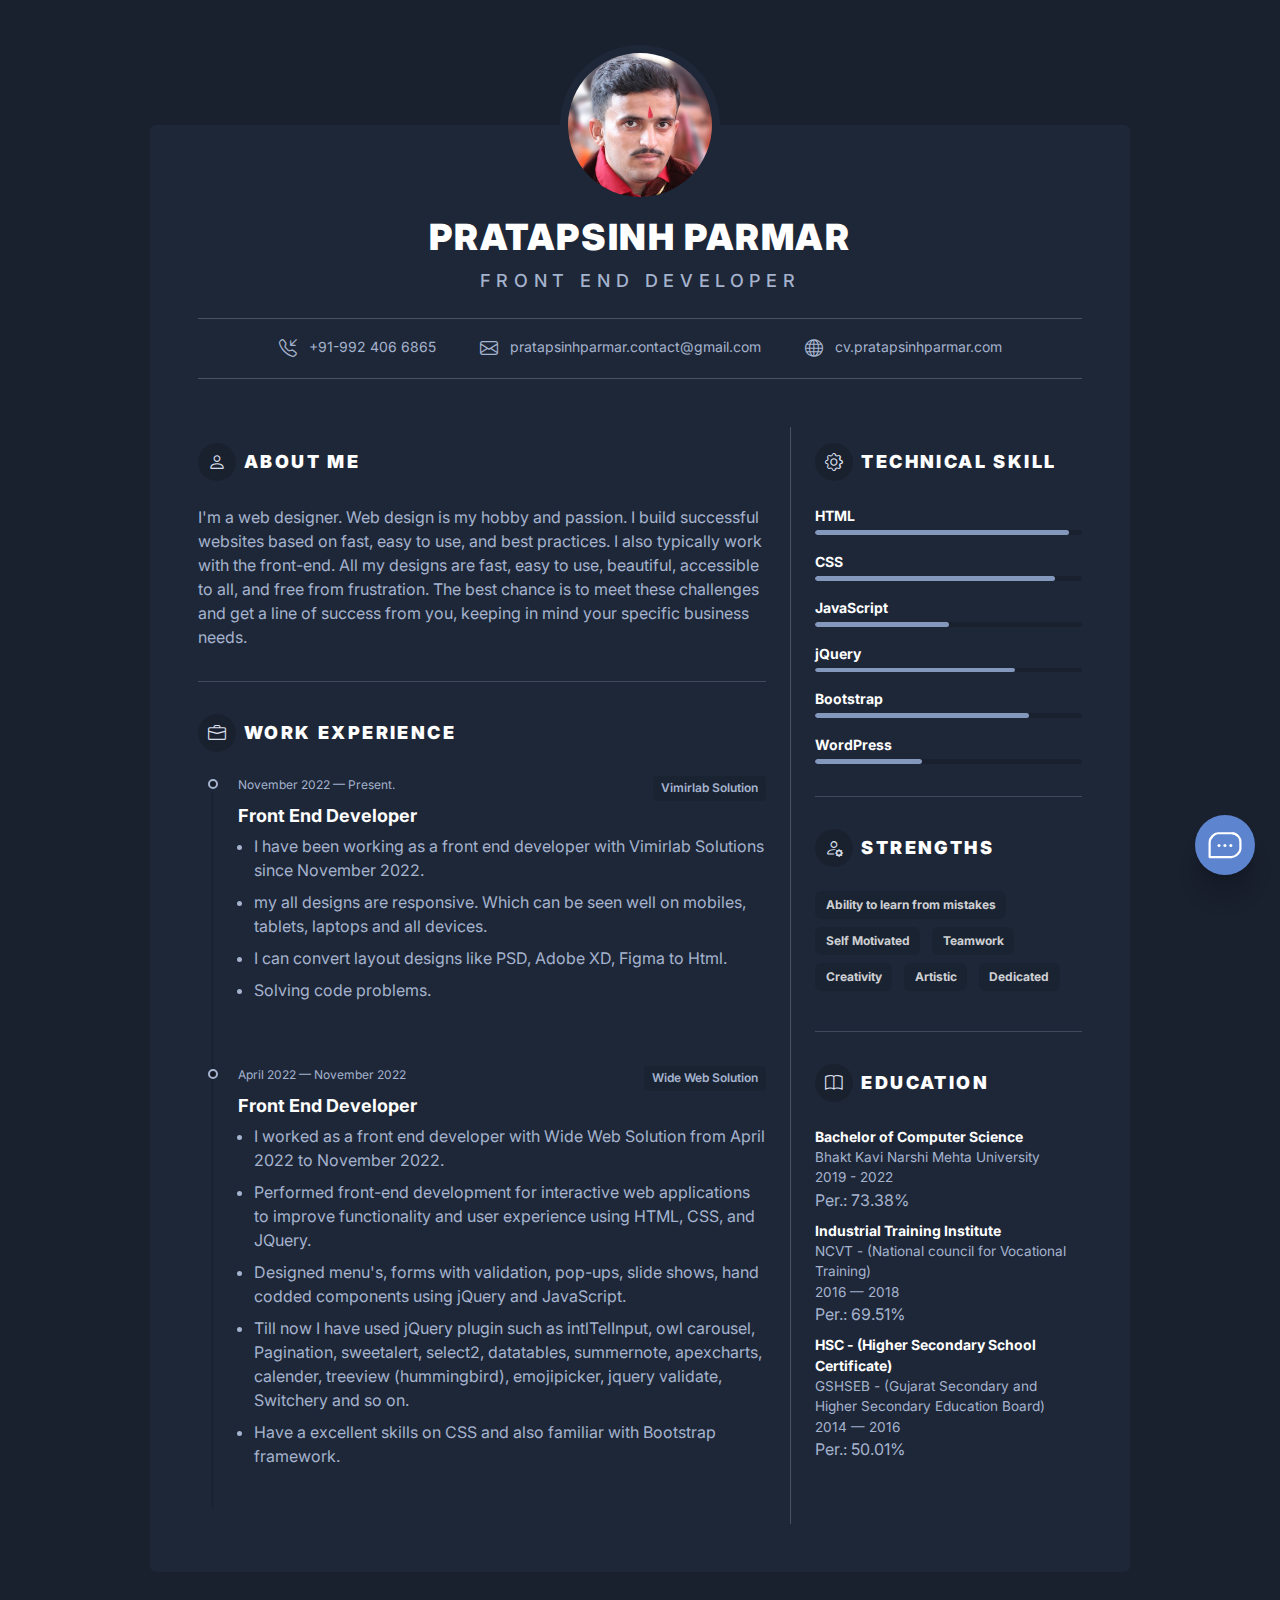
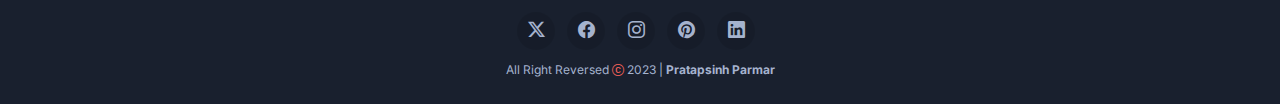
<file: index.html>
<!DOCTYPE html>
<html lang="en"> 
	<head>
		<!-- Google tag (gtag.js) -->
		<script async src="https://www.googletagmanager.com/gtag/js?id=G-RVEYR8GS1N"></script>
		<script>
			window.dataLayer = window.dataLayer || [];
			function gtag(){dataLayer.push(arguments);}
			gtag('js', new Date());
			gtag('config', 'G-RVEYR8GS1N');
		</script>

		<title>Pratapsinh Parmar - Web Designer / Front End Developer</title>
		
		<!-- Meta -->
		<meta charset="utf-8">
		<meta http-equiv="X-UA-Compatible" content="IE=edge">
		<meta name="viewport" content="width=device-width, initial-scale=1.0">
		<meta name="description" content="I'm Pratapsinh Parmar. I am a web designer. Web design is my hobby and passion. I build successful websites that are fast, easy to use and built on best practices. I also work especially with front-end. I have a lot of skills that can be easily applied to all kinds of projects.">
		<meta name="author" content="Pratapsinh Parmar - Web Designer / Front End Developer">    
		<link rel="shortcut icon" href="assets/images/favicon.ico"> 
		
		<!-- Google Fonts -->	
		<link rel="preconnect" href="https://fonts.googleapis.com"><link rel="preconnect" href="https://fonts.gstatic.com" crossorigin>
		<link href="https://fonts.googleapis.com/css2?family=Inter:wght@300;400;500;600;700;800;900&display=swap" rel="stylesheet">
		
		<!-- Bootstrpa Icons -->
		<link rel="stylesheet" href="assets/bootstrap-icons/bootstrap-icons.css">
		
		<!-- Theme CSS -->
		<link id="theme-style" rel="stylesheet" href="assets/css/style.css">
		
		<!-- Custom CSS -->  
		<link id="theme-style" rel="stylesheet" href="assets/css/custom.css">

	</head> 

	<body>

		<!-- <div class="container-fluid"> -->
				
			<div class="main-content-wrapper">
				<div class="container-fluid">
					<div class="resume-wrapper mx-auto rounded-2">
						<div class="resume-header px-4 px-lg-5">
							<div class="resume-profile-holder text-center">
								<img class="resume-profile-pic rounded-circle" src="assets/images/profile.jpg" alt="image">
								<h2 class="resume-name text-uppercase">Pratapsinh Parmar</h2>
								<div class="resume-role-title text-uppercase">Front End Developer</div>
								<div class="resume-contact mt-4">
									<ul class="resume-contact-list list-unstyled list-inline mb-0 justify-content-between">
										<li class="list-inline-item">
											<i class="resume-contact-icon bi bi-telephone-inbound me-2"></i>
											+91-992 406 6865
										</li>
										<li class="list-inline-item">
											<i class="resume-contact-icon bi bi-envelope me-2"></i>
											<span class="first-mail">pratapsinhparmar.contact@gmail.com</span>
											<span class="second-mail">pratapsinh.work@gmail.com</span>
										</li>
										<li class="list-inline-item">
											<i class="resume-contact-icon bi bi-globe me-2"></i>
											cv.pratapsinhparmar.com
										</li>
									</ul>
								</div>
							</div>
						</div>
						
						<div class="resume-body p-4 p-lg-5">
							<div class="row">
								<div class="col-main col-12 col-lg-8 pe-lg-4">
									<section class="resume-summary-section resume-section">
										<h3 class="resume-section-heading text-uppercase py-2 py-lg-3 py-2 py-lg-3"><i class="resume-section-heading-icon bi bi-person me-2"></i>About Me</h3>
										<div class="resume-summary-desc">
											I'm a web designer. Web design is my hobby and passion. I build successful websites based on fast, easy to use, and best practices. I also typically work with the front-end. All my designs are fast, easy to use, beautiful, accessible to all, and free from frustration. The best chance is to meet these challenges and get a line of success from you, keeping in mind your specific business needs.
										</div>
									</section>
									<hr>
									<section class="resume-experience-section resume-section">
										<h3 class="resume-section-heading text-uppercase py-2 py-lg-3 py-3"><i class="resume-section-heading-icon bi bi-briefcase me-2"></i>Work Experience</h3>
										<div class="resume-timeline position-relative">
											<article class="resume-timeline-item position-relative pb-5">
												<div class="resume-timeline-item-header mb-2">
													<div class="resume-position-meta d-flex justify-content-between mb-1">
														<div class="resume-position-time">November 2022 — Present.</div>
														<div class="resume-company-name">Vimirlab Solution</div>
													</div>
													<h3 class="resume-position-title mb-1">Front End Developer</h3>
												</div>
												<div class="resume-timeline-item-desc">
													<ul class="resume-timeline-list">
														<li>I have been working as a front end developer with Vimirlab Solutions since November 2022.</li>
														<li>my all designs are responsive. Which can be seen well on mobiles, tablets,  laptops and all devices.</li>
														<li>I can convert layout designs like PSD, Adobe XD, Figma to Html.</li>
														<li>Solving code problems.</li>
													</ul>
												</div>
											</article>
											<article class="resume-timeline-item position-relative pb-2">
												<div class="resume-timeline-item-header mb-2">
													<div class="resume-position-meta d-flex justify-content-between mb-1">
														<div class="resume-position-time">April 2022 — November 2022</div>
														<div class="resume-company-name">Wide Web Solution</div>
													</div>
													<h3 class="resume-position-title mb-1">Front End Developer</h3>
												</div>
												<div class="resume-timeline-item-desc">
													<ul class="resume-timeline-list">
														<li>I worked as a front end developer with Wide Web Solution from April 2022 to November 2022.</li>
														<li>Performed front-end development for interactive web applications to improve functionality and user experience using HTML, CSS, and JQuery.</li>
														<li>Designed menu's, forms with validation, pop-ups, slide shows, hand codded components using jQuery and JavaScript.</li>
														<li>Till now I have used jQuery plugin such as intlTelInput, owl carousel, Pagination, sweetalert, select2, datatables, summernote, apexcharts, calender, treeview (hummingbird), emojipicker, jquery validate, Switchery and so on.</li>
														<li>Have a excellent skills on CSS and also familiar with Bootstrap framework.</li>
													</ul>
												</div>
											</article>
										</div>
									</section>
								</div>
								<div class="col-12 col-lg-4 ps-lg-4">
									<section class="resume-skills-section resume-section">
										<h3 class="resume-section-heading text-uppercase py-2 py-lg-3 py-3"><i class="resume-section-heading-icon bi bi-gear me-2"></i>Technical Skill</h3>
										<ul class="list-unstyled">
											<li class="mb-2">
												<div class="resume-skill-name">HTML</div>
												<div class="progress resume-progress" role="progressbar" aria-label="Basic example" aria-valuenow="95" aria-valuemin="0" aria-valuemax="100">
													<div class="progress-bar resume-progress-bar" style="width: 95%"></div>
												</div>
											</li>
											<li class="mb-2">
												<div class="resume-skill-name">CSS</div>
												<div class="progress resume-progress" role="progressbar" aria-label="Basic example" aria-valuenow="90" aria-valuemin="0" aria-valuemax="100">
													<div class="progress-bar resume-progress-bar" style="width: 90%"></div>
												</div>
												
											</li>
											<li class="mb-2">
												<div class="resume-skill-name">JavaScript</div>
												<div class="progress resume-progress" role="progressbar" aria-label="Basic example" aria-valuenow="50" aria-valuemin="0" aria-valuemax="100">
													<div class="progress-bar resume-progress-bar" style="width: 50%"></div>
												</div>
											</li>
											<li class="mb-2">
												<div class="resume-skill-name">jQuery</div>
												<div class="progress resume-progress" role="progressbar" aria-label="Basic example" aria-valuenow="75" aria-valuemin="0" aria-valuemax="100">
													<div class="progress-bar resume-progress-bar" style="width: 75%"></div>
												</div>
											</li>
											<li class="mb-2">
												<div class="resume-skill-name">Bootstrap</div>
												<div class="progress resume-progress" role="progressbar" aria-label="Basic example" aria-valuenow="80" aria-valuemin="0" aria-valuemax="100">
													<div class="progress-bar resume-progress-bar" style="width: 80%"></div>
												</div>
											</li>
											<li class="mb-2">
												<div class="resume-skill-name">WordPress</div>
												<div class="progress resume-progress" role="progressbar" aria-label="Basic example" aria-valuenow="40" aria-valuemin="0" aria-valuemax="100">
													<div class="progress-bar resume-progress-bar" style="width: 40%"></div>
												</div>
											</li>
										</ul>
									</section>
									<hr>
									<section class="resume-skills-section resume-section">
										<h3 class="resume-section-heading text-uppercase py-2 py-lg-3 py-3"><i class="resume-section-heading-icon bi bi-person-gear me-2"></i>Strengths</h3>
										<ul class="list-inline">
											<li class="list-inline-item"><span class="badge resume-skill-badge">Ability to learn from mistakes</span></li>
											<li class="list-inline-item"><span class="badge resume-skill-badge">Self Motivated</span></li>
											<li class="list-inline-item"><span class="badge resume-skill-badge">Teamwork</span></li>
											<li class="list-inline-item"><span class="badge resume-skill-badge">Creativity</span></li>
											<li class="list-inline-item"><span class="badge resume-skill-badge">Artistic</span></li>
											<li class="list-inline-item"><span class="badge resume-skill-badge">Dedicated</span></li>
										</ul>
									</section>
									<hr>
									<!-- <section class="resume-projects-section resume-section">
										<h3 class="resume-section-heading text-uppercase py-2 py-lg-3 py-3"><i class="resume-section-heading-icon bi bi-code-slash me-2"></i>Projects</h3>
										<div class="item">
											<h4 class="item-heading"><i class="item-icon bi bi-square-fill me-2"></i><a href="#">Project lorem Ipsum</a></h4>
											<div class="item-desc">Project desc goes here aenean ut libero sit amet ante fermentum scelerisque non a leo.</div>
										</div>
										<div class="item">
											<h4 class="item-heading"><i class="item-icon bi bi-square-fill me-2"></i><a href="#">Volutpat App</a></h4>
											<div class="item-desc">You can link to your project Github page.</div>
										</div>
									</section>
									<hr> -->
									<section class="resume-educate-section resume-section">
										<h3 class="resume-section-heading text-uppercase py-2 py-lg-3 py-3"><i class="resume-section-heading-icon bi bi-book me-2"></i>Education</h3>
										<ul class="list-unstyled">
											<li class="mb-2">
												<div class="resume-degree font-weight-bold">Bachelor of Computer Science</div>
												<div class="resume-degree-org">Bhakt Kavi Narshi Mehta University</div>
												<div class="resume-degree-time">2019 - 2022</div>
												<div class="resume-degree-per">Per.: 73.38%</div>
											</li>
											<li class="mb-2">
												<div class="resume-degree font-weight-bold">Industrial Training Institute</div>
												<div class="resume-degree-org">NCVT - (National council for Vocational Training)</div>
												<div class="resume-degree-time">2016 — 2018</div>
												<div class="resume-degree-per">Per.: 69.51%</div>
											</li>
											<li class="mb-2">
												<div class="resume-degree font-weight-bold">HSC - (Higher Secondary School Certificate)</div>
												<div class="resume-degree-org">GSHSEB - (Gujarat Secondary and Higher Secondary Education Board)</div>
												<div class="resume-degree-time">2014 — 2016</div>
												<div class="resume-degree-per">Per.: 50.01%</div>
											</li>
											<!-- <li>
												<div class="resume-degree font-weight-bold">SSC - (Secondary School Certificate)</div>
												<div class="resume-degree-org">GSEB (Gujarat Secondary and Education Board)</div>
												<div class="resume-degree-time">2013 — 2014</div>
												<div class="resume-degree-per">Per.: 95.28%</div>
											</li> -->
										</ul>
									</section>
									<!-- <hr>
									<section class="resume-lang-section resume-section">
										<h3 class="resume-section-heading text-uppercase py-2 py-lg-3 py-3"><i class="resume-section-heading-icon bi bi-translate me-2"></i>Languages</h3>
										<ul class="list-unstyled resume-lang-list">
											<li class="mb-2">
												<div class="resume-lang-name">Gujarati</div>
												<div class="resume-level-indicator row gx-0 flex-nowrap">
													<div class="col"><span class="item item-full"></span></div>
													<div class="col"><span class="item item-full"></span></div>
													<div class="col"><span class="item item-full"></span></div>
													<div class="col"><span class="item item-full"></span></div>
													<div class="col"><span class="item item-full"></span></div>
													<div class="col"><span class="item item-full"></span></div>
													<div class="col"><span class="item item-full"></span></div>
													<div class="col"><span class="item item-full"></span></div>
													<div class="col"><span class="item item-full"></span></div>
													<div class="col"><span class="item item-half"></span></div>
												</div>
											</li>
											<li class="mb-2">
												<div class="resume-lang-name">Hindi</div>
												<div class="resume-level-indicator row gx-0 flex-nowrap">
													<div class="col"><span class="item item-full"></span></div>
													<div class="col"><span class="item item-full"></span></div>
													<div class="col"><span class="item item-full"></span></div>
													<div class="col"><span class="item item-full"></span></div>
													<div class="col"><span class="item item-full"></span></div>
													<div class="col"><span class="item item-full"></span></div>
													<div class="col"><span class="item item-full"></span></div>
													<div class="col"><span class="item item-full"></span></div>
													<div class="col"><span class="item item-half"></span></div>
													<div class="col"><span class="item"></span></div>
												</div>
											</li>
											<li class="mb-2">
												<div class="resume-lang-name">English</div>
												<div class="resume-level-indicator row gx-0 flex-nowrap">
													<div class="col"><span class="item item-full"></span></div>
													<div class="col"><span class="item item-full"></span></div>
													<div class="col"><span class="item item-full"></span></div>
													<div class="col"><span class="item item-full"></span></div>
													<div class="col"><span class="item item-half"></span></div>
													<div class="col"><span class="item"></span></div>
													<div class="col"><span class="item"></span></div>
													<div class="col"><span class="item"></span></div>
													<div class="col"><span class="item"></span></div>
													<div class="col"><span class="item"></span></div>
												</div>
											</li>
										</ul>
									</section> -->
								</div>
							</div>
						</div>
					</div>
				</div>
			</div>
		<!-- </div> -->
		
		<footer class="footer text-center py-4">
			<div class="top-bar text-center position-relative">
				<div class="top-bar-inner">
					<ul class="social-list list-inline mx-auto">
						<li class="list-inline-item me-0 me-md-1 me-lg-2">
							<a target="_blank" title="twitter" href="https://twitter.com/pratapbparmar/">
								<i class="bi bi-twitter-x"></i>
							</a>
						</li>
						<li class="list-inline-item me-0 me-md-1 me-lg-2">
							<a target="_blank" title="facebook" href="https://www.facebook.com/profile.php?id=100024589951236">
								<i class="bi bi-facebook"></i>
							</a>
						</li>
						<li class="list-inline-item me-0 me-md-1 me-lg-2">
							<a target="_blank" title="instagram" href="https://www.instagram.com/pratapsinh__parmar/">
								<i class="bi bi-instagram"></i>
							</a>
						</li>
						<li class="list-inline-item me-0 me-md-1 me-lg-2">
							<a target="_blank" title="pinterest" href="https://in.pinterest.com/pratapsinhparmar_webdeveloper/">
								<i class="bi bi-pinterest"></i>
							</a>
						</li>
						<li class="list-inline-item me-0 me-md-1 me-lg-2">
							<a target="_blank" title="linkedin" href="https://www.linkedin.com/in/pratapsinhparmar/">
								<i class="bi bi-linkedin"></i>
							</a>
						</li>
					</ul>
				</div>
			</div>
			<small class="copyright">All Right Reversed <i class="bi bi-c-circle" style="color:#fe655c"></i> 2023 | <strong>Pratapsinh Parmar</strong></small>
		</footer>



		<a href="cv.pratapsinhparmar.com.pdf" target="_blank" class="cv-dawnload d-none">
			<i class="bi bi-download"></i>
		</a>

		<!-- message whatsapp/skype -->
        <div class="fabWidget">
            <div class="fabTrigger">
                <div class="background"></div>
                <svg class="chat-bubble" width="80" height="80" viewBox="0 0 100 100">
                    <g class="bubble">
                        <path class="line line1" d="M 30.7873,85.113394 30.7873,46.556405 C 30.7873,41.101961 36.826342,35.342 40.898074,35.342 H 59.113981 C 63.73287,35.342 69.29995,40.103201 69.29995,46.784744" />
                        <path class="line line2" d="M 13.461999,65.039335 H 58.028684 C 63.483128,65.039335 69.243089,59.000293 69.243089,54.928561 V 45.605853 C 69.243089,40.986964 65.02087,35.419884 58.339327,35.419884" />
                    </g>
                    <circle class="circle circle1" r="1.9" cy="50.7" cx="42.5" />
                    <circle class="circle circle2" cx="49.9" cy="50.7" r="1.9" />
                    <circle class="circle circle3" r="1.9" cy="50.7" cx="57.3" />
                </svg>
            </div>

            <div class="fabList">
                <a class="fabButton"href="https://wa.me/919924066865" target="_blank" data-tooltip="WhatsApp">
                    <svg clip-rule="evenodd" fill-rule="evenodd" height="512" image-rendering="optimizeQuality" shape-rendering="geometricPrecision" text-rendering="geometricPrecision" viewBox="0 0 512 512" width="512" xmlns="http://www.w3.org/2000/svg" xmlns:xlink="http://www.w3.org/1999/xlink" xmlns:xodm="http://www.corel.com/coreldraw/odm/2003" id="fi_4401461">
                        <linearGradient id="id2" gradientUnits="userSpaceOnUse" x1="67.83" x2="474.19" y1="82.42" y2="389.98">
                            <stop offset="0" stop-color="#39ae41"></stop>
                            <stop offset="1" stop-color="#80c269"></stop>
                        </linearGradient>
                        <g id="Layer_x0020_1">
                            <g id="_1639418321040">
                                <path d="m256 0c141.39 0 256 114.61 256 256s-114.61 256-256 256-256-114.61-256-256 114.61-256 256-256z" fill="url(#id2)"></path>
                                <g fill="#fff">
                                    <path d="m256 373.82c-20.85 0-41.37-5.55-59.32-16.04-2.89-1.69-6.37-2.14-9.6-1.26l-39.03 10.71 13.6-29.95c1.85-4.07 1.37-8.82-1.24-12.45-14.55-20.15-22.23-43.96-22.23-68.83 0-64.97 52.85-117.82 117.82-117.82s117.82 52.85 117.82 117.82-52.85 117.82-117.82 117.82zm0-260.58c-78.72 0-142.75 64.04-142.75 142.76 0 27.69 7.85 54.28 22.8 77.36l-21.69 47.77c-2 4.41-1.27 9.57 1.86 13.25 2.41 2.81 5.9 4.38 9.49 4.38 8.04 0 51.89-13.78 63.05-16.85 20.63 11.04 43.76 16.85 67.24 16.85 78.71 0 142.76-64.05 142.76-142.76 0-78.72-64.05-142.75-142.76-142.76z"></path>
                                    <path d="m290.08 272.69c-5.4 2.21-8.85 10.67-12.35 14.99-1.8 2.21-3.94 2.56-6.7 1.45-20.28-8.08-35.83-21.62-47.02-40.28-1.9-2.89-1.56-5.18.73-7.87 3.38-3.98 7.63-8.5 8.54-13.87 2.03-11.86-13.48-48.67-33.97-31.99-58.95 48.04 98.34 175.45 126.73 106.54 8.03-19.54-27-32.64-35.96-28.97z"></path>
                                </g>
                            </g>
                        </g>
                    </svg>
                </a>
                <a class="fabButton"href="skype:live:.cid.c5409c324501d57?call" target="_blank" data-tooltip="Skype">
                    <svg clip-rule="evenodd" fill-rule="evenodd" height="512" image-rendering="optimizeQuality" shape-rendering="geometricPrecision" text-rendering="geometricPrecision" viewBox="0 0 512 512" width="512" xmlns="http://www.w3.org/2000/svg" xmlns:xlink="http://www.w3.org/1999/xlink" xmlns:xodm="http://www.corel.com/coreldraw/odm/2003" id="fi_4401425">
                        <linearGradient id="id4" gradientUnits="userSpaceOnUse" x1="67.83" x2="474.19" y1="82.42" y2="389.98">
                            <stop offset="0" stop-color="#178cc8"></stop>
                            <stop offset="1" stop-color="#00abeb"></stop>
                        </linearGradient>
                        <g id="Layer_x0020_1">
                            <g id="_1639287748912">
                                <path d="m256 0c141.39 0 256 114.61 256 256s-114.61 256-256 256-256-114.61-256-256 114.61-256 256-256z" fill="url(#id4)"></path>
                                <path d="m257.46 151.92c47.3 2.78 74.99 23.58 77.68 43.01 1.32 12.69-7.12 22.56-21.77 22.56-21.39 0-23.57-28.51-60.41-28.51-16.61 0-30.64 6.91-30.64 21.89.01 31.31 118.03 13.12 118.03 82.07 0 39.74-31.8 65.78-79.29 65.78-41.76 0-83.74-18.93-83.53-51.53.08-9.84 7.41-18.86 17.17-18.86 24.6 0 24.37 36.54 63.53 36.54 27.46 0 36.84-14.99 36.84-25.43 0-37.73-118.72-14.59-118.72-85.54 0-38.4 31.54-64.88 81.11-61.98zm25.91 248.22c75.77 45.8 164.47-41.88 116.89-118.44 17.77-101.5-71.05-188.35-171.37-169.7-75.57-46.04-164.67 41.35-117.28 118.06-18.09 100.73 70.21 189.44 171.76 170.08z" fill="#fff"></path>
                            </g>
                        </g>
                    </svg>
                </a>
            </div>
        </div>
		
		<!-- Custom JS -->
		<script src="assets/js/script.js"></script>
	</body>

</html>
</file>
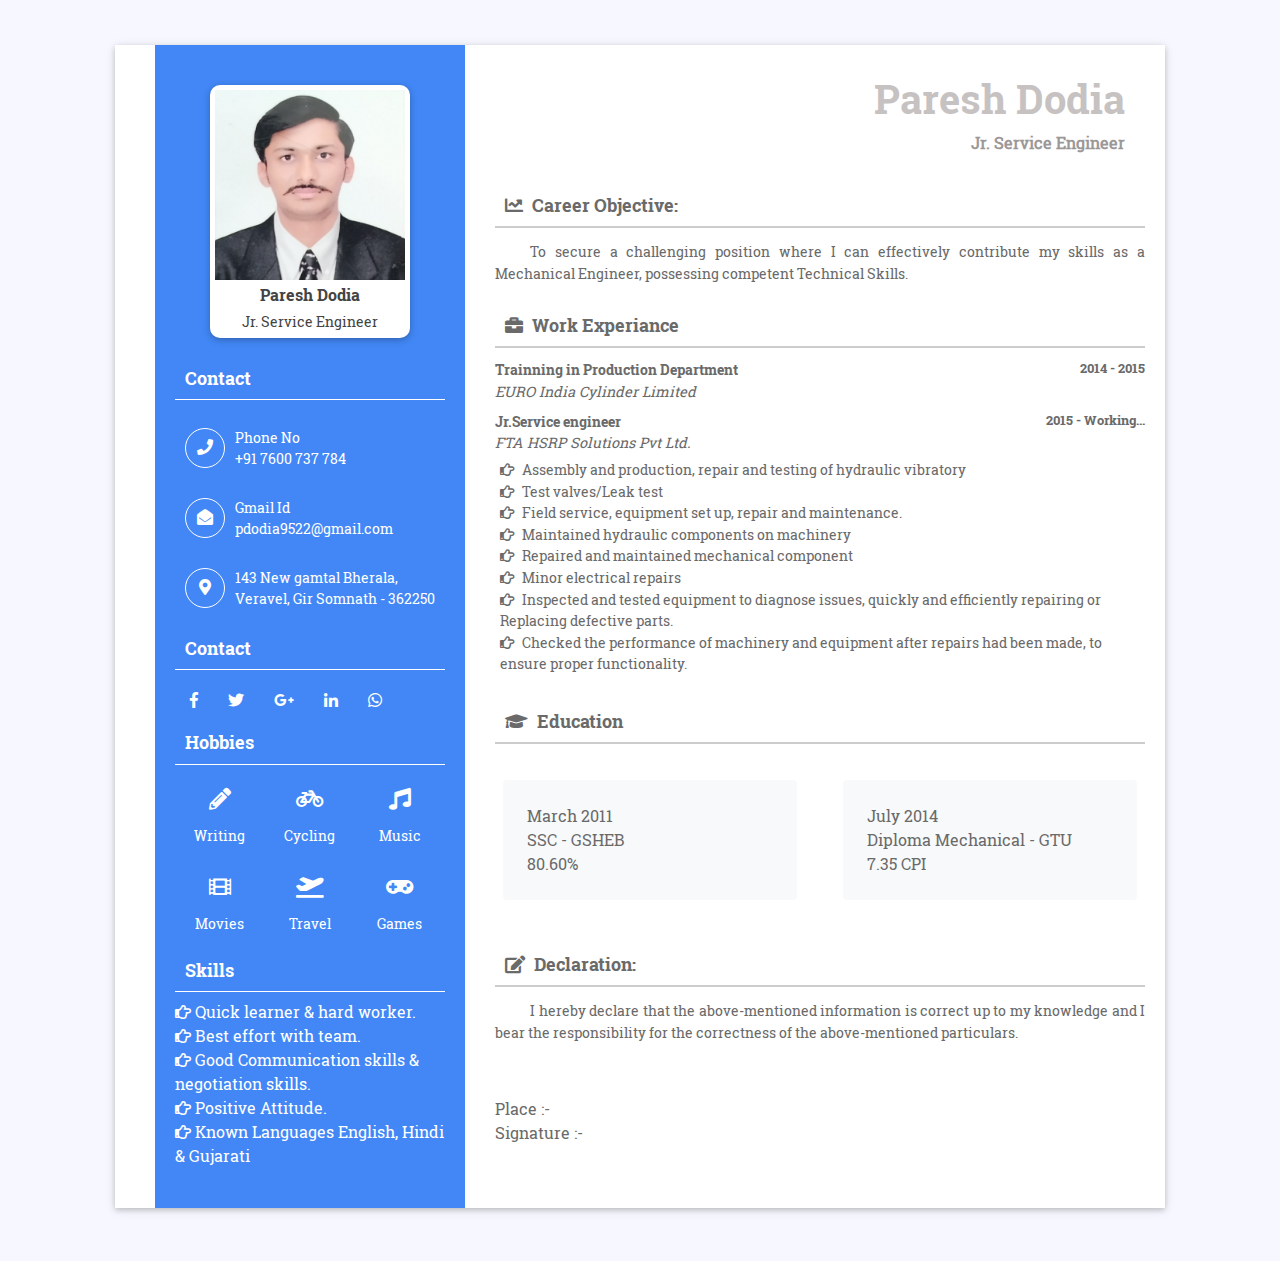
<file: parubha/index.html>
<!doctype html>
<html lang="en">

<head>
    <meta charset="utf-8">
    <meta name="viewport" content="width=device-width, initial-scale=1, shrink-to-fit=no">
    <title> Paresh Dodia | Jr. Service Engineer </title>

    <link rel="stylesheet" type="text/css" href="assets/css/bootstrap.min.css">
    <link rel="stylesheet" type="text/css" href="assets/css/all.css">
    <link rel="stylesheet" type="text/css" href="assets/css/style.css" />
    <link rel="stylesheet" type="text/css" href="assets/plugins/sweetalert2/sweetalert2.min.css" />
</head>

<body>
    <div class="container-fluid overcover">
        <div class="container profile-box">
            <div class="row">
                <div class="col-md-4 left-co">
                    <div class="left-side">
                        <div class="profile-info">
                            <img src="assets/images/profile.jpg" alt="">
                            <h3>Paresh Dodia</h3>
                            <span>Jr. Service Engineer</span>
                        </div>
                        <h4 class="ltitle">Contact</h4>
                        <div class="contact-box pb0">
                            <div class="icon">
                                <i class="fas fa-phone"></i>
                            </div>
                            <div class="detail">
                                Phone No <br>
                                +91 7600 737 784 
                            </div>
                        </div>
                        <div class="contact-box pb0">
                            <div class="icon">
                                <i class="fas fa-envelope-open"></i>
                            </div>
                            <div class="detail">
                                Gmail Id <br>
                                pdodia9522@gmail.com
                            </div>
                        </div>
                        <div class="contact-box">
                            <div class="icon">
                                <i class="fas fa-map-marker-alt"></i>
                            </div>
                            <div class="detail">
                                143 New gamtal Bherala,<br> 
                                Veravel, Gir Somnath - 362250
                            </div>
                        </div>
                        <h4 class="ltitle">Contact</h4>
                        <ul class="row social-link no-margin">
                            <li><a href="https://www.facebook.com/paresh.dodia.376" target="_blank"><i class="fab fa-facebook-f"></i></a></li>
                            <!-- <li><a href="https://www.instagram.com/pdodia7296/" target="_blank"><i class="fab fa-instagram"></i></a></li> -->
                            <li><a href="https://twitter.com/" target="_blank"><i class="fab fa-twitter"></i></a></li>
                            <li><a href="https://myaccount.google.com/" target="_blank"><i class="fab fa-google-plus-g"></i></a></li>
                            <li><a href="https://www.linkedin.com/in/pareshdodia/" target="_blank"><i class="fab fa-linkedin-in"></i></a></li>
                            <li><a href="https://api.whatsapp.com/send/?phone=917600737784" target="_blank"><i class="fab fa-whatsapp"></i></a></li>
                        </ul>
                       
                        <h4 class="ltitle">Hobbies</h4>
                        <ul class="hoby row no-margin">
                            <li><i class="fas fa-pencil-alt"></i> <br> Writing</li>
                            <li><i class="fas fa-bicycle"></i> <br> Cycling</li>
                            <li><i class="fas fa-music"></i> <br> Music</li>
                            <li><i class="fas fa-film"></i><br> Movies</li>
                            <li><i class="fas fa-plane-departure"></i> <br>Travel</li>
                            <li><i class="fas fa-gamepad"></i> <br> Games</li>
                        </ul>
                        
                        <h4 class="ltitle">Skills</h4>
                        <div class="profess-cover row no-margin">
                            <ul>
                                <li><i class="far fa-hand-point-right"></i> Quick learner & hard worker. </li>
                                <li><i class="far fa-hand-point-right"></i> Best effort with team. </li>
                                <li><i class="far fa-hand-point-right"></i> Good Communication skills & negotiation skills. </li>
                                <li><i class="far fa-hand-point-right"></i> Positive Attitude. </li>
                                <li><i class="far fa-hand-point-right"></i> Known Languages English, Hindi & Gujarati </li>
                            </ul>
                        </div>

                    </div>
                </div>
                <div class="col-md-8 rt-div">
                    <div class="rit-cover">
                        <div class="hotkey">
                            <h1 class="">Paresh Dodia</h1>
                            <small>Jr. Service Engineer</small>
                        </div>
                        <h2 class="rit-titl"><i class="fas fa-chart-line"></i> Career Objective:</h2>
                        <div class="about mb-3">
                            <p>To secure a challenging position where I can effectively contribute my skills as a Mechanical 
                                Engineer, possessing competent Technical Skills.</p>
                            <!-- <div class="mt-3 text-right">
                                <a href="https://docs.google.com/uc?export=download&id=1CEBRJfhxtsuxh4S2Bws-uiWdxuGhu2Av" class="btn btn-outline-primary rounded download-cv pr-5">
                                    <i class="fas fa-cloud-download-alt"></i>
                                    Download CV
                                </a>
                            </div> -->
                        </div>

                        <h2 class="rit-titl"><i class="fas fa-briefcase"></i> Work Experiance</h2>
                        <div class="work-exp">
                            <h6>Trainning in Production Department <span>2014 - 2015</span></h6>
                            <i>EURO India Cylinder Limited</i>
                        </div>
                        <div class="work-exp mb-3">
                            <h6>Jr.Service engineer <span>2015 - Working...</span></h6>
                            <i>FTA HSRP Solutions Pvt Ltd.</i>
                            <ul>
                                <li><i class="far fa-hand-point-right"></i> Assembly and production, repair and testing of hydraulic vibratory </li>
                                <li><i class="far fa-hand-point-right"></i> Test valves/Leak test </li>
                                <li><i class="far fa-hand-point-right"></i> Field service, equipment set up, repair and maintenance. </li>
                                <li><i class="far fa-hand-point-right"></i> Maintained hydraulic components on machinery </li>
                                <li><i class="far fa-hand-point-right"></i> Repaired and maintained mechanical component </li>
                                <li><i class="far fa-hand-point-right"></i> Minor electrical repairs </li>
                                <li><i class="far fa-hand-point-right"></i> Inspected and tested equipment to diagnose issues, quickly and efficiently repairing or Replacing defective parts. </li>
                                <li><i class="far fa-hand-point-right"></i> Checked the performance of machinery and equipment after repairs had been made, to ensure proper functionality. </li>
                            </ul>
                        </div>

                        <h2 class="rit-titl"><i class="fas fa-graduation-cap"></i> Education</h2>
                        <div class="education mb-3">
                            <div class="row">
                                <div class="col-md-6 my-2">
                                    <div class="bg-light p-4 mx-2 rounded">
                                        <span>March 2011</span> <br>
                                        SSC - GSHEB <br>
                                        80.60%
                                    </div>
                                </div>
                                <div class="col-md-6 my-2">
                                    <div class="bg-light p-4 mx-2 rounded">
                                        <span>July 2014</span> <br>
                                        Diploma Mechanical - GTU <br>
                                        7.35 CPI
                                    </div>
                                </div>
                            </div>
                            
                        </div>

                        <h2 class="rit-titl"><i class="fas fa-edit"></i> Declaration:</h2>
                        <div class="about mb-5">
                            <p>I hereby declare that the above-mentioned information is correct up to my knowledge and I bear the responsibility for the correctness of the above-mentioned particulars.</p>
                        </div>

                        <div>
                            <p>Place :-</p>
                            <p>Signature :-</p>
                        </div>

                        <!-- <h2 class="rit-titl"><i class="fas fa-edit"></i> Contact Us:</h2>
                        <form action="javascript:void(0)" method="post" class="js-email-form mb-5">
                            <div class="form-group">
                                <input type="text" class="form-control" id="name" placeholder="Name">
                            </div>
                            <div class="row">
                                <div class="form-group col-md-6 mb-0">
                                    <input type="text" class="form-control" id="phone" placeholder="Phone">
                                </div>
                                <div class="form-group col-md-6 mb-0">
                                    <input type="email" class="form-control" id="email" aria-describedby="emailHelp" placeholder="Email">
                                </div>
                            </div>
                            <div class="form-group">
                                <textarea class="form-control" id="message" rows="3" placeholder="Message..."></textarea>
                            </div>
                            <div class="text-center">
                                <button type="submit" id="submit" class="btn btn-primary">Submit</button>
                            </div>
                        </form> -->

                    </div>
                </div>
            </div>
        </div>
    </div>
    <div class="container-fluid p-1"></div>
</body>

<script src="assets/js/jquery-3.2.1.min.js"></script>
<script src="assets/js/popper.min.js"></script>
<script src="assets/js/bootstrap.min.js"></script>
<script src="assets/js/script.js"></script>
<script src="assets/plugins/sweetalert2/sweetalert2.all.min.js"></script>
<script src="assets/plugins/toasts.js"></script>
<script src="https://smtpjs.com/v3/smtp.js"></script>
<script src="assets/js/validation.js"></script>


</html>
</file>
<file: assets/css/custom.css>
.resume-wrapper {
    margin-top: 125px;
}
.resume-name {
    letter-spacing: .1rem;
}
.resume-role-title {
    letter-spacing: 0.35rem;
}
.resume-contact {
    padding: 1rem 0.5rem;
}
.resume-header .resume-contact .resume-contact-list .list-inline-item {
    margin-right: 2.5rem;
}
.resume-header .resume-contact .resume-contact-list .list-inline-item:last-child {
    margin-right: auto;
}
.second-mail {
    display: none;
}
.main-content-wrapper {
    padding: 0 15px;
}


.cv-dawnload {
    height: 60px;
    width: 60px;
    font-size: 27px;
    background-color: #5d84cf;
    border-radius: 50%;
    box-shadow: 0 2.1px 1.3px rgba(0, 0, 0, 0.044), 0 5.9px 4.2px rgba(0, 0, 0, 0.054), 0 12.6px 9.5px rgba(0, 0, 0, 0.061), 0 25px 20px rgba(0, 0, 0, 0.1);
    color: #fff;
    justify-content: center;
    align-items: center;
    display: flex;
    position: fixed;
    bottom: 25px;
    left: 25px;
}
.cv-dawnload:hover {
    transition: all 0.5px;
    color: #fff;
}


/* Chat whatsapp/skype */
.fabWidget {
    position: fixed;
    bottom: 15px;
    right: 15px;
    z-index: 1000;
    transition: all 0.3s;
}  
.fabWidget .fabTrigger .background {
    background-color: #5d84cf;
    border-radius: 50%;
    box-shadow: 0 2.1px 1.3px rgba(0, 0, 0, 0.044), 0 5.9px 4.2px rgba(0, 0, 0, 0.054), 0 12.6px 9.5px rgba(0, 0, 0, 0.061), 0 25px 20px rgba(0, 0, 0, 0.1);
    height: 60px;
    left: 10px;
    position: absolute;
    top: 10px;
    width: 60px;
}
.fabWidget .fabList {
    visibility: hidden;
    opacity: 1;
    position: absolute;
    bottom: 100%;
    left: 50%;
    transform: translateX(-50%) translateY(20px);
    transition: opacity 0.3s ease, transform 0.3s ease;
}
.fabWidget .fabButton {
    display: flex;
    justify-content: center;
    align-items: center;
    margin: 12px 6px;
    width: 60px;
    height: 60px;
    border-radius: 50%;
    background: #fff;
    opacity: 0;
    transform: translateY(50px);
    transition: transform 0.3s ease-out, opacity 0.3s ease-out;
}
.fabWidget .fabButton:hover {
    cursor: pointer;
}
.fabWidget .fabButton.active {
    transform: translateY(0px);
    opacity: 1;
}
.fabWidget .fabButton svg {
    width: 100%;
    height: 100%;
}  
.fabWidget.active .fabButton {
    visibility: visible;
    opacity: 1;
    transform: translateY(-15px);
}
.fabWidget .fabOverlay {
    width: 100%;
    height: 100%;
    background: rgba(0, 0, 0, 0.1);
    position: absolute;
    z-index: 100;
    top: 0;
    left: 0;
    opacity: 0;
    visibility: hidden;
    transition: 0.25s;
}
.fabWidget .fabOverlay.active {
    opacity: 1;
    visibility: visible;
}
.fabWidget [data-tooltip] {
    position: relative;
}
.fabWidget [data-tooltip]::before {
    content: attr(data-tooltip);
    display: block;
    position: absolute;
    top: 50%;
    right: 100%;
    padding: 7px;
    text-align: center;
    border-radius: 4px;
    background: #5d84cf;
    color: #fff;
    font-size: 0.8em;
    white-space: nowrap;
    transform: translateY(-50%);
    opacity: 0;
    visibility: hidden;
    cursor: default;
    pointer-events: none;
    transition: all 0.3s ease-in-out;
}
.fabWidget [data-tooltip]:hover::before {
    opacity: 1;
    visibility: visible;
    right: 120%;
}
.fabWidget .chat-bubble {
    cursor: pointer;
    position: relative;
}
.fabWidget .chat-bubble .bubble {
    transform-origin: 50%;
    transition: transform 500ms cubic-bezier(0.17, 0.61, 0.54, 0.9);
}
.fabWidget .chat-bubble .line {
    fill: none;
    stroke: #ffffff;
    stroke-width: 2.75;
    stroke-linecap: round;
    transition: stroke-dashoffset 500ms cubic-bezier(0.4, 0, 0.2, 1);
}
.fabWidget .chat-bubble .line1 {
    stroke-dasharray: 60 90;
    stroke-dashoffset: -20;
}
.fabWidget .chat-bubble .line2 {
    stroke-dasharray: 67 87;
    stroke-dashoffset: -18;
}
.fabWidget .chat-bubble .circle {
    fill: #ffffff;
    stroke: none;
    transform-origin: 50%;
    transition: transform 500ms cubic-bezier(0.4, 0, 0.2, 1);
} 
.fabWidget .active .bubble {
    transform: translateX(24px) translateY(4px) rotate(45deg);
}
.fabWidget .active .line1 {
    stroke-dashoffset: 21;
}
.fabWidget .active .line2 {
    stroke-dashoffset: 30;
}
.fabWidget .active .circle {
    transform: scale(0);
}




@media only screen and (max-width: 992px) {
    .resume-body .col-main {
        border-right: none;
    }
    .resume-header .resume-contact .resume-contact-list .list-inline-item {
        margin-right: 12px;
    }
}

@media only screen and (max-width: 768px) {
    .resume-contact {
        padding: 1rem;
    }
    .resume-header .resume-contact .resume-contact-list .list-inline-item {
        display: block;
        max-width: 300px;
        text-align: left;
        margin: 0 auto;
    }
}

@media only screen and (max-width: 576px) {
    .main-content-wrapper {
        padding: 0;
    }
    .resume-name {
        font-size: 1.8rem;
    }
    .resume-role-title {
        letter-spacing: 0.25rem;
    }
}
@media only screen and (max-width: 450px) {
    .first-mail {
        display: none;
    }
    .second-mail {
        display: inline-block;
    }
    .resume-contact {
        padding: 1rem 0.1rem;
    }
    .main-content-wrapper .resume-header {
        padding: 0 0.8rem !important;
    }
    .main-content-wrapper .resume-body {
        padding: 1.5rem 0.8rem !important;
    }
    .resume-timeline {
        padding-left: 1.5rem;
    }
    .resume-timeline:before {
        left: 5px;
    }
    .resume-timeline-item:before {
        left: -22px;
    }
    .resume-position-meta {
        display: block !important;
    }
    .resume-company-name {
        margin: 5px 0 10px;
    }
}
</file>
<file: parubha/assets/css/style.css>
/* =======================================================================
Template Name: Dil Hospital
Author:  SmartEye Adminpanel
Author URI: www.smarteyeapps.com
Version: 1.0
coder name:Prabin Raja
Description: This Template is created for web template
======================================================================= */
/* ===================================== Import Less ================================== */
@font-face {
font-family: 'mouse-300';
src: url("../fonts/RobotoSlab-Regular.ttf") format("truetype"); }
@font-face {
font-family: 'mouse-500';
src: url("../fonts/RobotoSlab-Bold.ttf") format("truetype"); }
/* ===================================== Basic CSS ================================== */
* {
margin: 0px;
padding: 0px;
list-style: none; }

img {
max-width: 100%; }

a {
text-decoration: none;
outline: none;
color: #fff; }

a:hover {
color: rgb(233, 233, 233); }

ul {
margin-bottom: 0;
padding-left: 0; }

a:hover,
a:focus,
input,
textarea {
text-decoration: none;
outline: none; }

.center {
text-align: center; }

.left {
text-align: left; }

.right {
text-align: right; }

.cp {
cursor: pointer; }

html, body {
height: 100%; }

p {
margin-bottom: 0px;
width: 100%; }

.no-padding {
padding: 0px; }

.no-margin {
margin: 0px; }

.hid {
display: none; }

.top-mar {
margin-top: 15px; }

.h-100 {
height: 100%; }

::placeholder {
color: #747f8a !important;
font-size: 13px;
opacity: .5 !important; }

.container-fluid {
padding: 0px; }

h1, h2, h3, h4, h5, h6 {
font-family: "mouse-500", Arial, Helvetica, sans-serif; }

strong {
font-family: "mouse-500", Arial, Helvetica, sans-serif; }

body {
background-color: #f7f7ff !important;
font-family: "mouse-300", Arial, Helvetica, sans-serif;
color: #6A6A6A; }

.session-title {
padding: 30px;
margin: 0px; }
.session-title h2 {
width: 100%;
text-align: center; }
.session-title p {
max-width: 850px;
text-align: center;
float: none;
margin: auto; }
.session-title span {
float: right;
font-style: italic; }

.inner-title {
padding: 20px;
padding-left: 0px;
margin-bottom: 30px; }
.inner-title h2 {
width: 100%;
text-align: center;
font-size: 2rem;
font-family: "slab", Arial, Helvetica, sans-serif; }
.inner-title p {
width: 100%;
text-align: center; }

.page-nav {
padding: 40px;
text-align: center;
padding-top: 160px; }
.page-nav ul {
float: none;
margin: auto; }
.page-nav h2 {
font-size: 36px;
width: 100%;
color: #444; }
@media screen and (max-width: 600px) {
.page-nav h2 {
font-size: 26px; } }
.page-nav ul li {
float: left;
margin-right: 10px;
margin-top: 10px;
font-size: 16px; }
.page-nav ul li i {
width: 30px;
text-align: center;
color: #444; }
.page-nav ul li a {
color: #444; }

.btn-success {
background-color: #4287f5;
border-color: #4287f5; }
.btn-success:hover {
background-color: #4287f5 !important;
border-color: #4287f5 !important; }
.btn-success:active {
background-color: #4287f5 !important;
border-color: #4287f5 !important; }
.btn-success:focus {
background-color: #4287f5 !important;
border-color: #4287f5 !important;
box-shadow: none !important; }

.btn-info {
background-color: #4f6dcd;
border-color: #4f6dcd; }
.btn-info:hover {
background-color: #4f6dcd !important;
border-color: #4f6dcd !important; }
.btn-info:active {
background-color: #4f6dcd !important;
border-color: #4f6dcd !important; }
.btn-info:focus {
background-color: #4f6dcd !important;
border-color: #4f6dcd !important;
box-shadow: none !important; }

.btn {
box-shadow: 0 3px 1px -2px rgba(0, 0, 0, 0.2), 0 2px 2px 0 rgba(0, 0, 0, 0.14), 0 1px 5px 0 rgba(0, 0, 0, 0.12);
border-radius: 2px; }

.form-control:focus {
box-shadow: none !important;
border: 2px solid  #00a8df; }

.btn-light {
background-color: #FFF;
color: #3F3F3F; }

.collapse.show {
display: block !important; }

.form-control:focus {
box-shadow: none;

/* border: none !important; */ }

.form-control {
background-color: #F8F8F8;
margin-bottom: 20px; }

.form-control:focus {
background-color: #FFF;
border-color: #CCC; }

.container {
max-width: 1100px; }
@media screen and (max-width: 1060px) {
.container {
max-width: 100%;
overflow: hidden; } }

/* ===================================== Header CSS ================================== */
.profile-box {
width: 1050px;
margin: 45px auto;
box-shadow: 0 2px 5px 0 rgba(0, 0, 0, 0.16), 0 2px 10px 0 rgba(0, 0, 0, 0.12);
background-color: #FFF;
padding-left: 40px;
padding-right: 20px; }
@media screen and (max-width: 1060px) {
.profile-box {
margin: 0px; } }
@media screen and (max-width: 924px) {
.profile-box {
padding: 0px;
padding-right: 10px; } }
.profile-box .left-side {
background-color: #4287f5;
color: #FFF;
height: 100%;
padding: 40px 20px; }
.profile-box .left-side .profile-info {
padding: 5px;
box-shadow: 0 2px 5px 0 rgba(0, 0, 0, 0.16), 0 2px 10px 0 rgba(0, 0, 0, 0.12);
background-color: #FFF;
width: auto;
max-width: 200px;
margin: auto;
margin-bottom: 20px;
border-radius: 10px;
color: #444;
text-align: center; }
.profile-box .left-side .profile-info img {
width: 100%; }
.profile-box .left-side .profile-info h3 {
font-size: 1rem;
margin-bottom: 0px;
padding: 5px; }
.profile-box .left-side .profile-info span {
font-size: .9rem; }
.profile-box .left-side .ltitle {
padding: 10px;
font-size: 1.1rem;
border-bottom: 1px solid #fff; }
.profile-box .left-side .contact-box {
display: flex;
padding: 10px 0px; }
.profile-box .left-side .contact-box .icon {
padding: 10px; }
.profile-box .left-side .contact-box .icon i {
padding: 10px;
border: 1px solid #FFF;
border-radius: 50px;
width: 40px;
height: 40px;
text-align: center; }
.profile-box .left-side .contact-box .detail {
font-size: .9rem;
margin: auto 0; }
.profile-box .left-side .pb0 {
padding-bottom: 0px; }
.profile-box .left-side .social-link li {
padding: 10px 15px; }
.profile-box .left-side .refer-cov {
padding: 8px; }
.profile-box .left-side .refer-cov b {
font-size: .9rem; }
.profile-box .left-side .refer-cov p {
font-size: .8rem; }
.profile-box .left-side .refer-cov span {
font-size: .9rem; }
.profile-box .left-side .hoby li {
float: left;
font-size: .9rem;
padding: 15px;
text-align: center;
width: 33.33%; }
.profile-box .left-side .hoby li i {
font-size: 22px;
margin-bottom: 15px; }

@media screen and (max-width: 924px) {
.overcover {
padding: 8px; }

.rt-div {
padding-left: 0px; } }
@media screen and (max-width: 767px) {
.left-co {
padding-right: 0px; }

.rt-div {
padding-left: 30px; } }
.rit-cover .hotkey {
text-align: right;
padding: 30px 20px; }
.rit-cover .hotkey h1 {
width: 100%;
text-align: right;
color: #c7c2c2; }
.rit-cover .hotkey small {
font-size: 1rem;
color: #9c9898;
margin-top: -30px;
font-weight: 600; }
.rit-cover .rit-titl {
padding: 10px;
border-bottom: 2px solid #CCC;
font-size: 1.1rem; }
.rit-cover .rit-titl i {
font-size: 18px;
margin-right: 5px; }
.rit-cover .about {
font-size: .9rem;
text-align: justify;
text-indent: 35px;
padding: 5px 0px; }
.rit-cover .work-exp {
padding: 5px 0px; }
.rit-cover .work-exp h6 {
font-size: .9rem;
margin-bottom: 0px; }
.rit-cover .work-exp h6 span {
float: right;
font-size: .8rem; }
.rit-cover .work-exp i {
font-size: .9rem; }
.rit-cover .work-exp ul {
padding: 5px 0px; }
.rit-cover .work-exp ul li {
font-size: .9rem;
padding-left: 5px; }
.rit-cover .work-exp ul li i {
margin-right: 5px; }
.rit-cover .education {
padding: 20px 0px; }

.rit-cover .profess-cover .prog-row {
width: 100%;
text-align: left;
padding: 8px 2px;
font-size: .9rem; }
.rit-cover .profess-cover .prog-row div {
padding: 0px; }
.rit-cover .profess-cover .progress-bar {
background-color: #4287f5; }

/*# sourceMappingURL=style.css.map */

.education .education-two {
width: 40%;
box-shadow: rgba(100, 100, 111, 0.2) 0px 7px 9px 0px;
border-radius: 2px;
font-size: .9rem; 
box-sizing: content-box;
}
</file>
